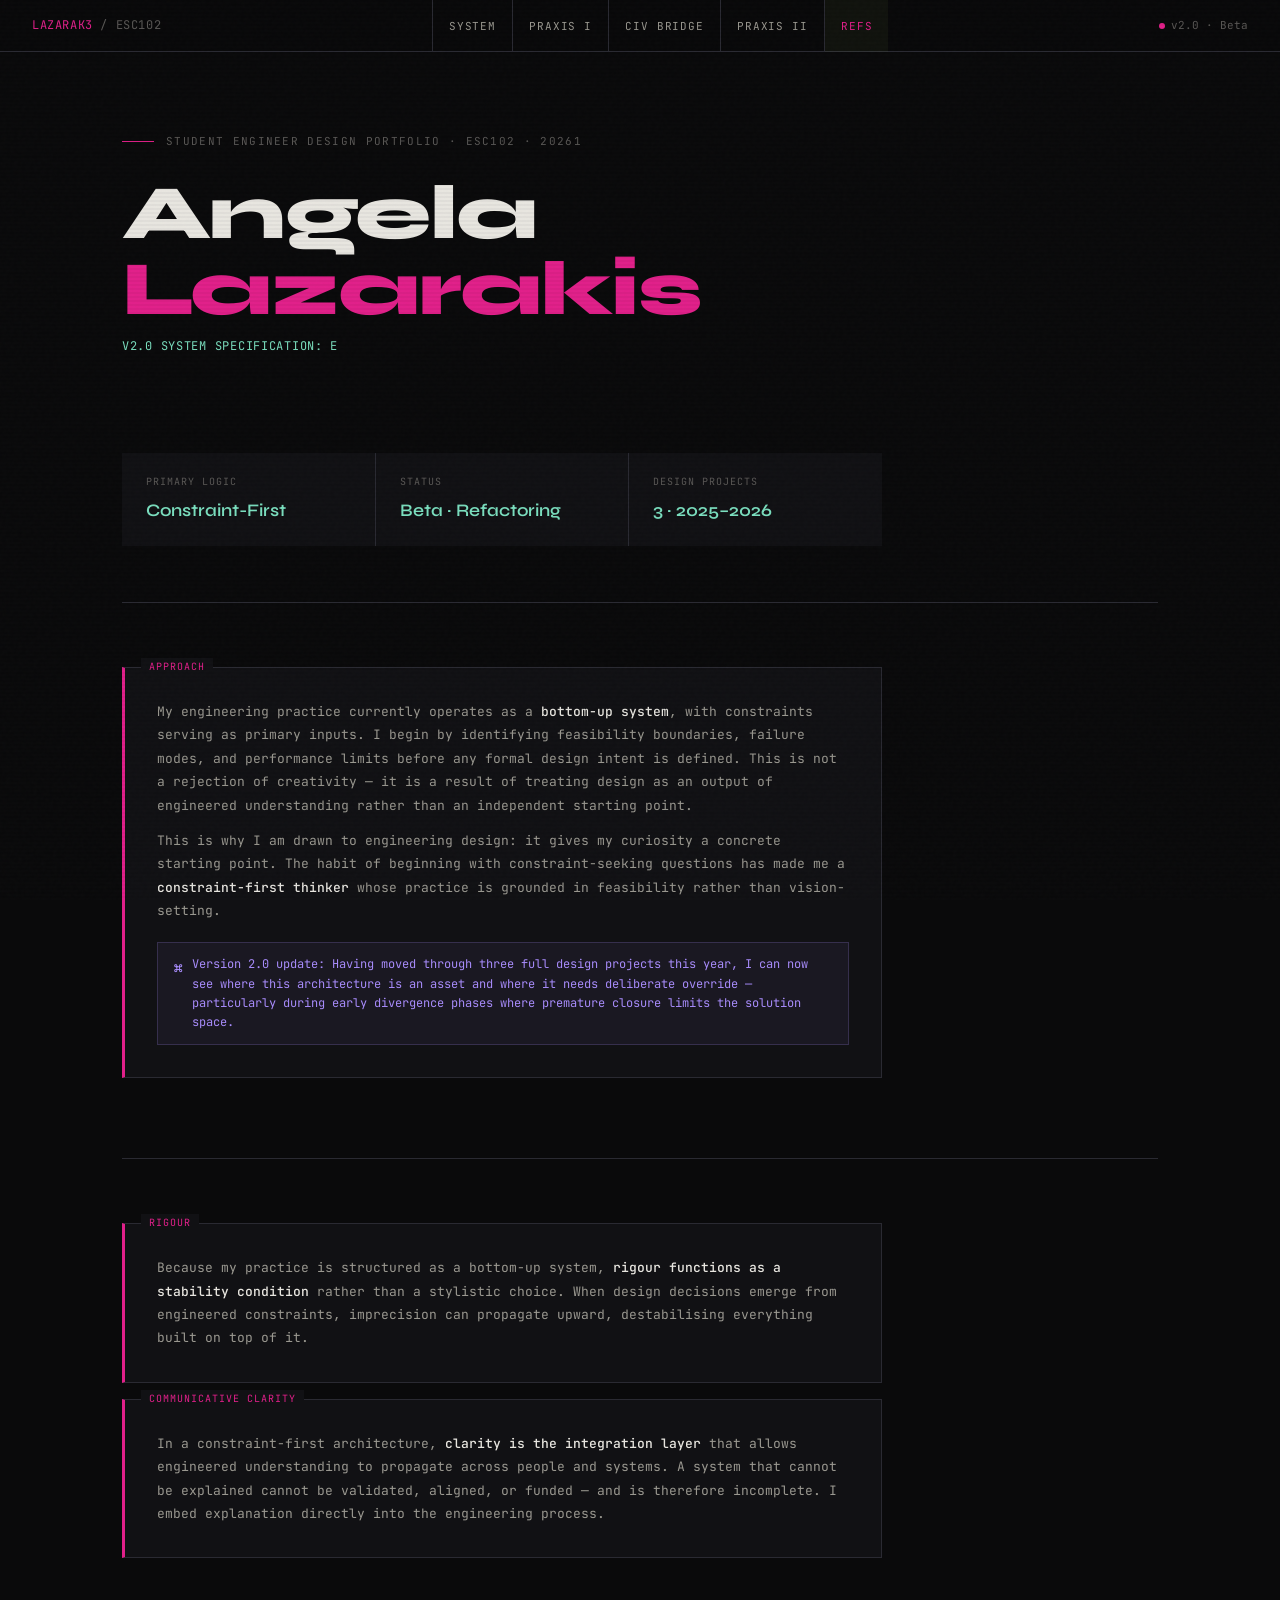
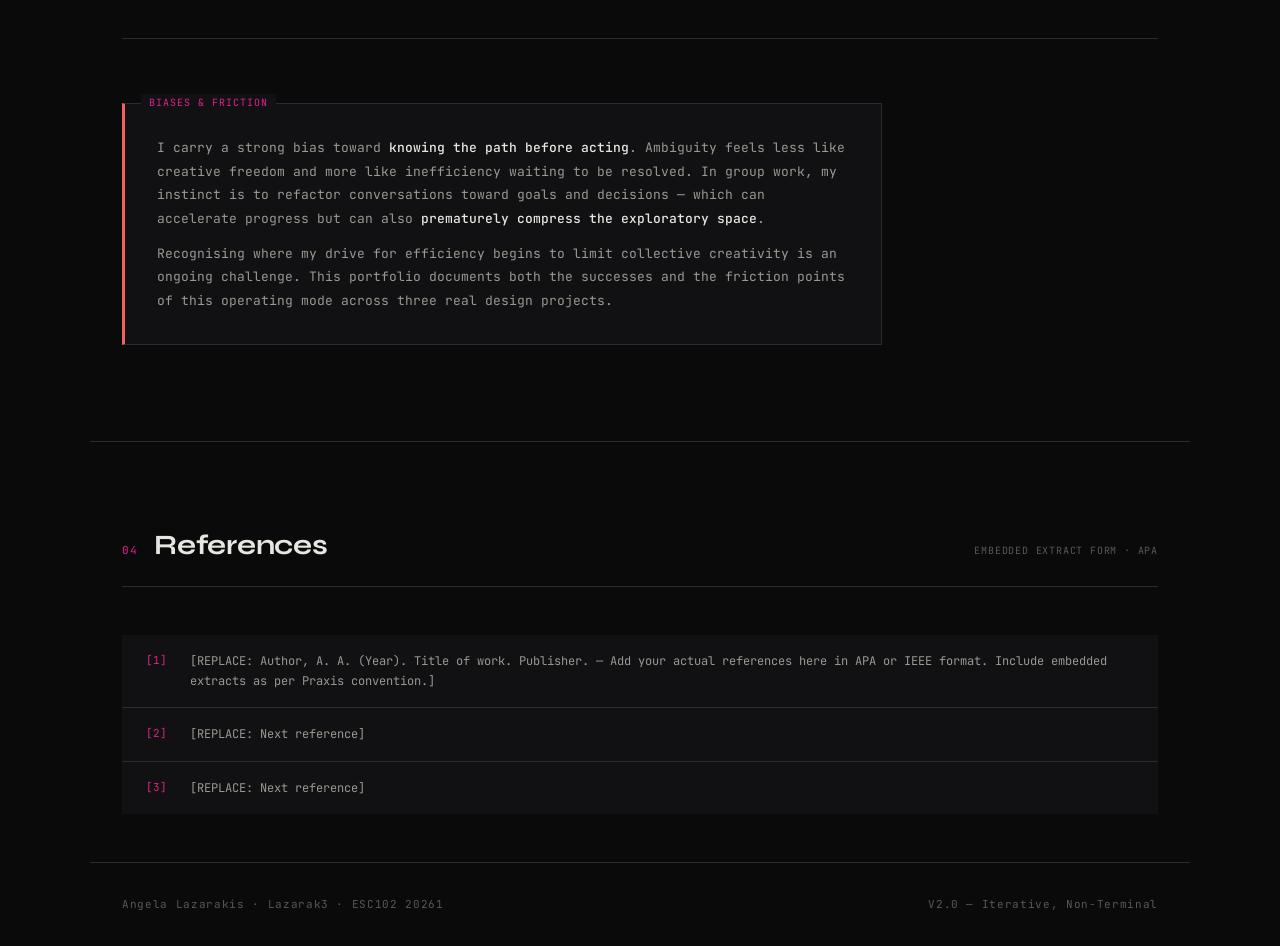
<file: index.html>
<!DOCTYPE html>
<html lang="en">
<head>
  <meta charset="UTF-8">
  <meta name="viewport" content="width=device-width, initial-scale=1.0">
  <title>Angela Lazarakis — Engineer Design Portfolio</title>
  <link rel="stylesheet" href="css/style.css">
</head>
<body>

<!-- NAV -->
<nav>
  <a href="index.html" class="nav-id">LAZARAK3 <span>/ ESC102</span></a>
  <ul class="nav-links">
    <a href="index.html">System</a>
    <a href="praxis1.html">Praxis I</a>
    <a href="civ102.html">CIV Bridge</a>
    <a href="praxis2.html">Praxis II</a>
    <a href="#references">Refs</a>
  </ul>
  <div class="nav-status">
    <span class="status-dot"></span>
    v2.0 · Beta
  </div>
</nav>

<main>

<!-- ═══════════════════════════════════════════
     SECTION 0 — SYSTEM SPEC / POSITION
═══════════════════════════════════════════ -->
<div class="hero" id="home">

  <div class="hero-eyebrow fade-up">Student Engineer Design Portfolio · ESC102 · 20261</div>

  <h1 class="hero-title fade-up">
    Angela<br><span class="accent">Lazarakis</span>
  </h1>

  <div class="hero-version fade-up" id="typewriter"
       data-text="V2.0 SYSTEM SPECIFICATION: Engineering Design — Iterative, Non-Terminal"></div>

  <div class="hero-grid fade-up">
    <div class="hero-stat">
      <div class="hero-stat-label">Primary logic</div>
      <div class="hero-stat-value">Constraint-First</div>
    </div>
    <div class="hero-stat">
      <div class="hero-stat-label">Status</div>
      <div class="hero-stat-value">Beta · Refactoring</div>
    </div>
    <div class="hero-stat">
      <div class="hero-stat-label">Design projects</div>
      <div class="hero-stat-value">3 · 2025–2026</div>
    </div>
  </div>

  <hr class="sys-divider" data-label="1.0 system architecture" style="margin-top:3.5rem;">

  <div class="spec-block fade-up" data-label="Approach">
    <p>
      My engineering practice currently operates as a <strong>bottom-up system</strong>, with constraints serving as primary inputs. I begin by identifying feasibility boundaries, failure modes, and performance limits before any formal design intent is defined. This is not a rejection of creativity — it is a result of treating design as an output of engineered understanding rather than an independent starting point.
    </p>
    <p>
      This is why I am drawn to engineering design: it gives my curiosity a concrete starting point. The habit of beginning with constraint-seeking questions has made me a <strong>constraint-first thinker</strong> whose practice is grounded in feasibility rather than vision-setting.
    </p>
    <div class="position-callout">
      Version 2.0 update: Having moved through three full design projects this year, I can now see where this architecture is an asset and where it needs deliberate override — particularly during early divergence phases where premature closure limits the solution space.
    </div>
  </div>

  <hr class="sys-divider" data-label="2.0 operating values">

  <div class="spec-block fade-up" data-label="Rigour">
    <p>
      Because my practice is structured as a bottom-up system, <strong>rigour functions as a stability condition</strong> rather than a stylistic choice. When design decisions emerge from engineered constraints, imprecision can propagate upward, destabilising everything built on top of it.
    </p>
  </div>

  <div class="spec-block fade-up" data-label="Communicative Clarity">
    <p>
      In a constraint-first architecture, <strong>clarity is the integration layer</strong> that allows engineered understanding to propagate across people and systems. A system that cannot be explained cannot be validated, aligned, or funded — and is therefore incomplete. I embed explanation directly into the engineering process.
    </p>
  </div>

  <hr class="sys-divider" data-label="3.0 known constraints">

  <div class="spec-block fade-up" data-label="Biases &amp; Friction" style="border-left-color: var(--accent3);">
    <p>
      I carry a strong bias toward <strong>knowing the path before acting</strong>. Ambiguity feels less like creative freedom and more like inefficiency waiting to be resolved. In group work, my instinct is to refactor conversations toward goals and decisions — which can accelerate progress but can also <strong>prematurely compress the exploratory space</strong>.
    </p>
    <p>
      Recognising where my drive for efficiency begins to limit collective creativity is an ongoing challenge. This portfolio documents both the successes and the friction points of this operating mode across three real design projects.
    </p>
  </div>

</div><!-- /hero -->


<!-- ═══════════════════════════════════════════
     REFERENCES
═══════════════════════════════════════════ -->
<section id="references" style="border-top: 1px solid var(--border); min-height: auto; padding-bottom: 3rem;">

  <div class="section-header">
    <span class="section-num">04</span>
    <h2 class="section-title">References</h2>
    <span class="section-tag">Embedded extract form · APA</span>
  </div>

  <ul class="ref-list">
    <li class="ref-item">
      <span class="ref-num">[1]</span>
      <span>[REPLACE: Author, A. A. (Year). Title of work. Publisher. — Add your actual references here in APA or IEEE format. Include embedded extracts as per Praxis convention.]</span>
    </li>
    <li class="ref-item">
      <span class="ref-num">[2]</span>
      <span>[REPLACE: Next reference]</span>
    </li>
    <li class="ref-item">
      <span class="ref-num">[3]</span>
      <span>[REPLACE: Next reference]</span>
    </li>
  </ul>

</section>

</main>

<footer>
  <span>Angela Lazarakis · Lazarak3 · ESC102 20261</span>
  <span>V2.0 — Iterative, Non-Terminal</span>
</footer>

<script src="js/main.js"></script>
</body>
</html>
</file>
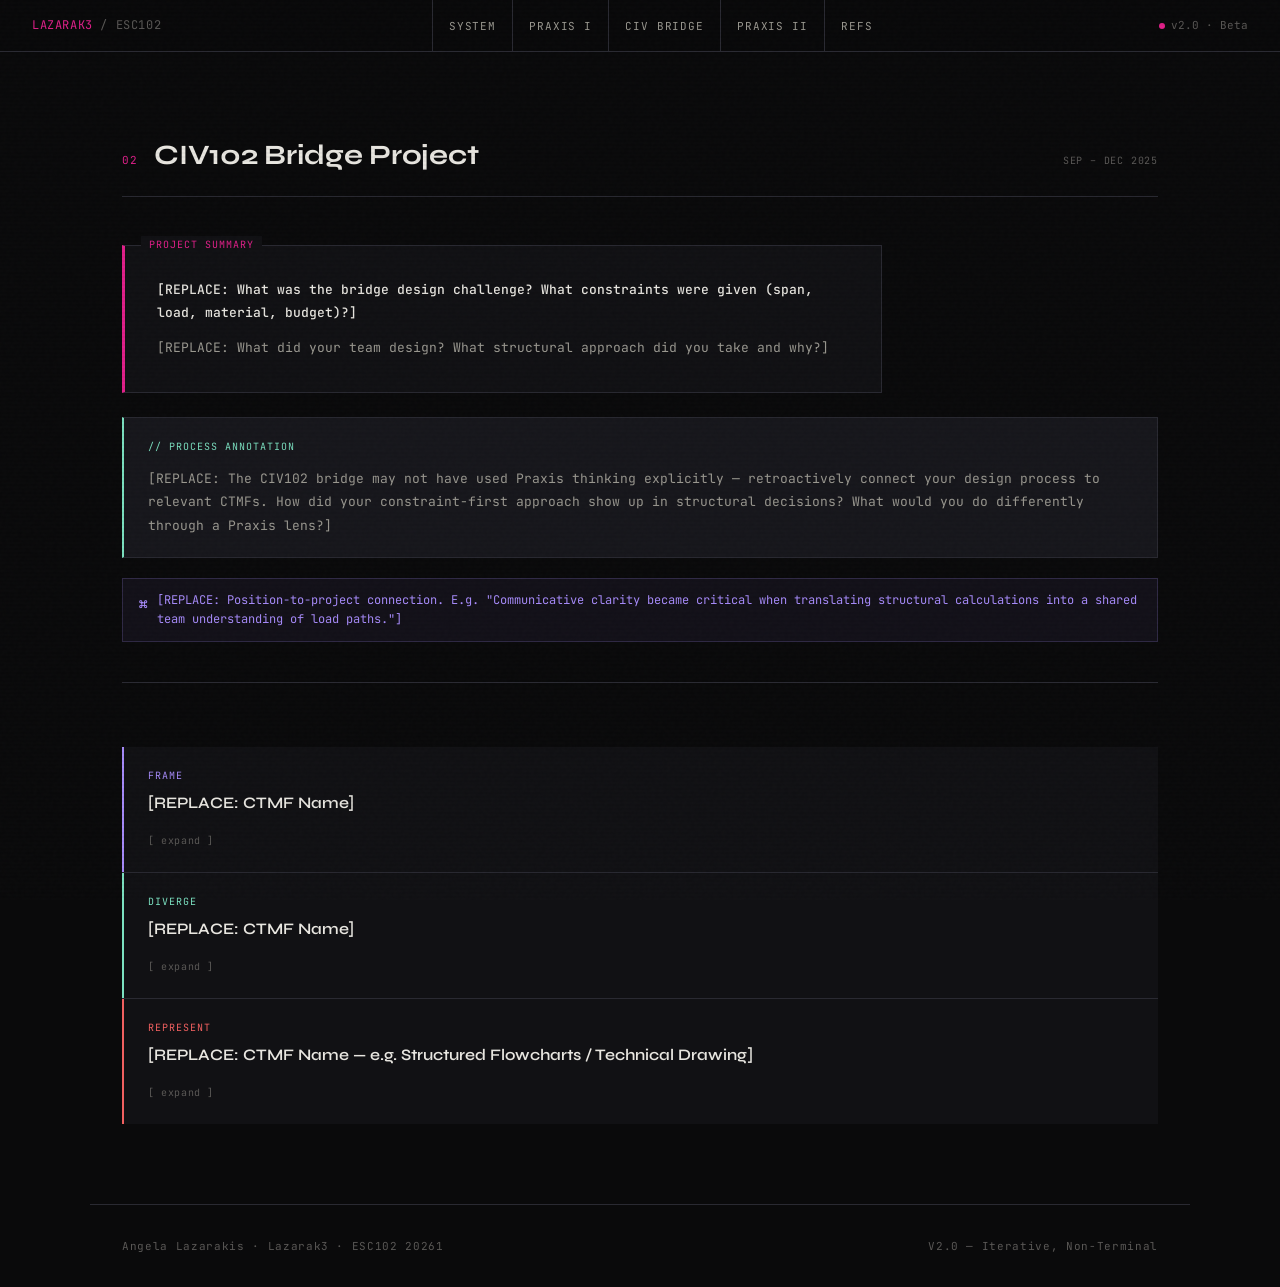
<file: civ102.html>
<!DOCTYPE html>
<html lang="en">
<head>
  <meta charset="UTF-8">
  <meta name="viewport" content="width=device-width, initial-scale=1.0">
  <title>CIV Bridge — Angela Lazarakis</title>
  <link rel="stylesheet" href="css/style.css">
</head>
<body>

<!-- NAV -->
<nav>
  <a href="index.html" class="nav-id">LAZARAK3 <span>/ ESC102</span></a>
  <ul class="nav-links">
    <a href="index.html">System</a>
    <a href="praxis1.html">Praxis I</a>
    <a href="civ102.html" class="active">CIV Bridge</a>
    <a href="praxis2.html">Praxis II</a>
    <a href="index.html#references">Refs</a>
  </ul>
  <div class="nav-status">
    <span class="status-dot"></span>
    v2.0 · Beta
  </div>
</nav>

<main>

<section id="civ102">

  <div class="section-header">
    <span class="section-num">02</span>
    <h2 class="section-title">CIV102 Bridge Project</h2>
    <span class="section-tag">Sep – Dec 2025</span>
  </div>

  <div class="spec-block" data-label="Project Summary">
    <p>
      <strong>[REPLACE: What was the bridge design challenge? What constraints were given (span, load, material, budget)?]</strong>
    </p>
    <p>
      [REPLACE: What did your team design? What structural approach did you take and why?]
    </p>
  </div>

  <div class="annotation">
    <div class="annotation-label">// Process Annotation</div>
    <p>[REPLACE: The CIV102 bridge may not have used Praxis thinking explicitly — retroactively connect your design process to relevant CTMFs. How did your constraint-first approach show up in structural decisions? What would you do differently through a Praxis lens?]</p>
  </div>

  <div class="position-callout">
    [REPLACE: Position-to-project connection. E.g. "Communicative clarity became critical when translating structural calculations into a shared team understanding of load paths."]
  </div>

  <hr class="sys-divider" data-label="CTMFs · CIV102" style="margin-top:2.5rem;">

  <div class="ctmf-grid">

    <div class="ctmf-card frame">
      <div class="ctmf-strand">Frame</div>
      <div class="ctmf-name">[REPLACE: CTMF Name]</div>
      <button class="ctmf-toggle">[ expand ]</button>
      <div class="ctmf-body">
        <div class="ctmf-row">
          <span class="ctmf-row-label">What it is</span>
          <span class="ctmf-row-val">[REPLACE]</span>
        </div>
        <div class="ctmf-row">
          <span class="ctmf-row-label">Evidence</span>
          <span class="ctmf-row-val">[REPLACE]</span>
        </div>
        <div class="ctmf-row">
          <span class="ctmf-row-label">Assessment</span>
          <span class="ctmf-row-val">[REPLACE]</span>
        </div>
      </div>
    </div>

    <div class="ctmf-card diverge">
      <div class="ctmf-strand">Diverge</div>
      <div class="ctmf-name">[REPLACE: CTMF Name]</div>
      <button class="ctmf-toggle">[ expand ]</button>
      <div class="ctmf-body">
        <div class="ctmf-row">
          <span class="ctmf-row-label">What it is</span>
          <span class="ctmf-row-val">[REPLACE]</span>
        </div>
        <div class="ctmf-row">
          <span class="ctmf-row-label">Evidence</span>
          <span class="ctmf-row-val">[REPLACE]</span>
        </div>
        <div class="ctmf-row">
          <span class="ctmf-row-label">Assessment</span>
          <span class="ctmf-row-val">[REPLACE]</span>
        </div>
      </div>
    </div>

    <div class="ctmf-card represent">
      <div class="ctmf-strand">Represent</div>
      <div class="ctmf-name">[REPLACE: CTMF Name — e.g. Structured Flowcharts / Technical Drawing]</div>
      <button class="ctmf-toggle">[ expand ]</button>
      <div class="ctmf-body">
        <div class="ctmf-row">
          <span class="ctmf-row-label">What it is</span>
          <span class="ctmf-row-val">[REPLACE]</span>
        </div>
        <div class="ctmf-row">
          <span class="ctmf-row-label">Evidence</span>
          <span class="ctmf-row-val">[REPLACE]</span>
        </div>
        <div class="ctmf-row">
          <span class="ctmf-row-label">Assessment</span>
          <span class="ctmf-row-val">[REPLACE]</span>
        </div>
      </div>
    </div>

  </div>

</section>

</main>

<footer>
  <span>Angela Lazarakis · Lazarak3 · ESC102 20261</span>
  <span>V2.0 — Iterative, Non-Terminal</span>
</footer>

<script src="js/main.js"></script>
</body>
</html>
</file>
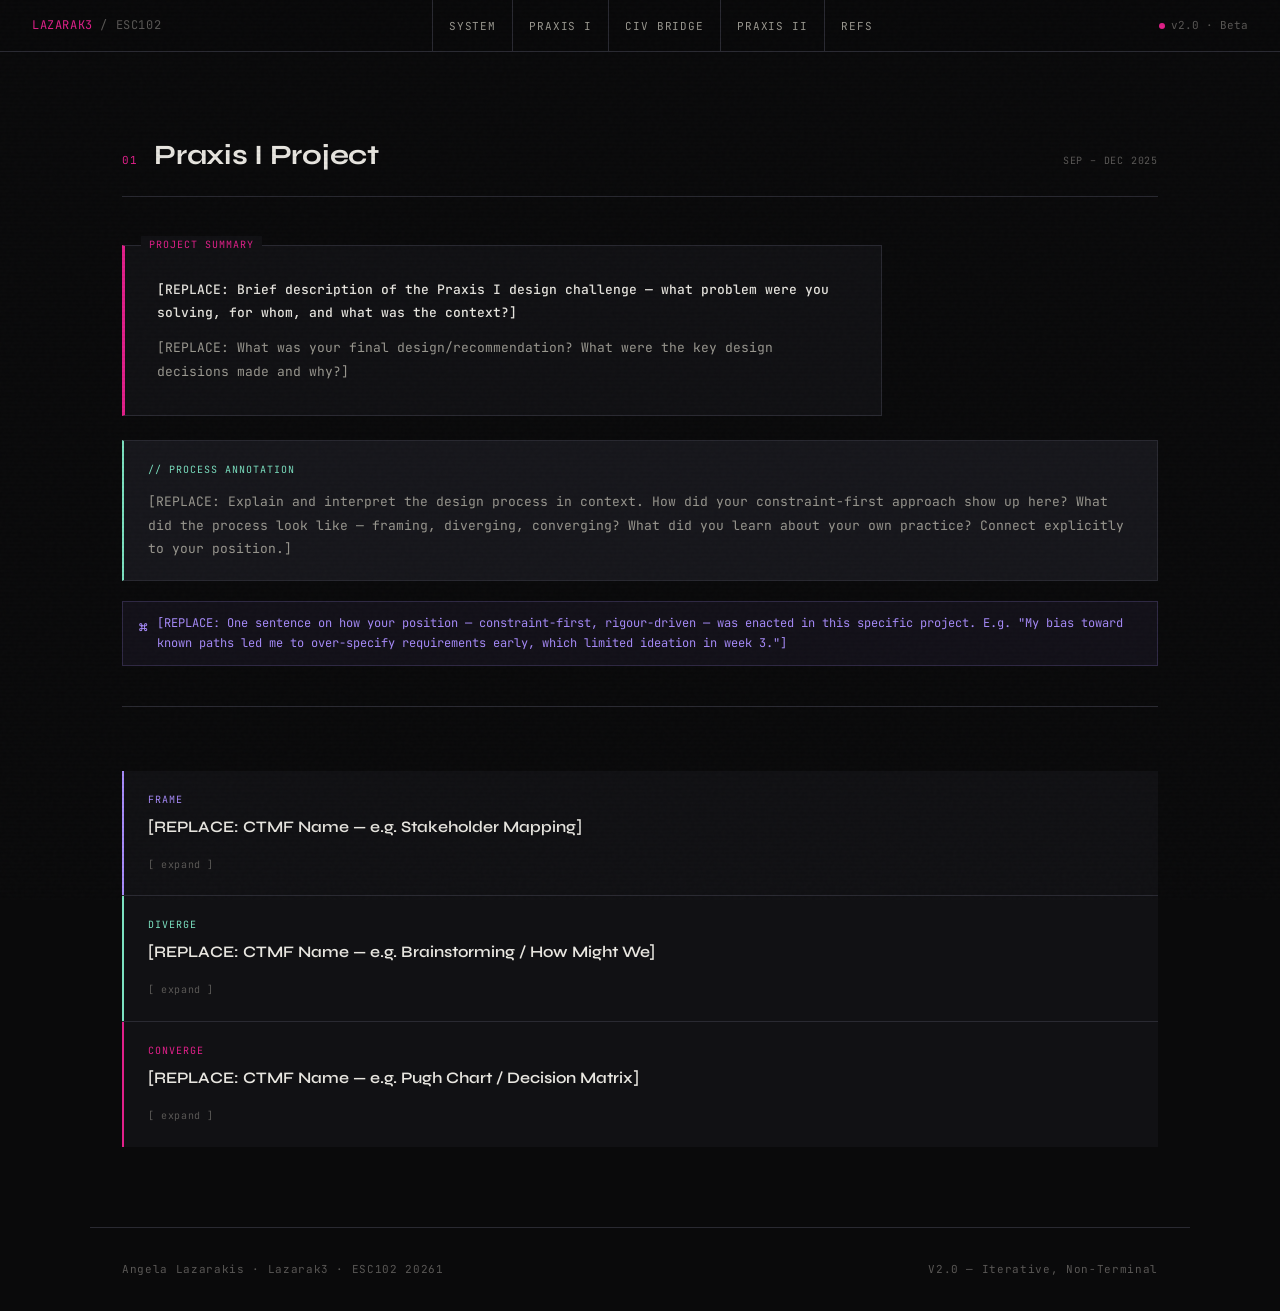
<file: praxis1.html>
<!DOCTYPE html>
<html lang="en">
<head>
  <meta charset="UTF-8">
  <meta name="viewport" content="width=device-width, initial-scale=1.0">
  <title>Praxis I — Angela Lazarakis</title>
  <link rel="stylesheet" href="css/style.css">
</head>
<body>

<!-- NAV -->
<nav>
  <a href="index.html" class="nav-id">LAZARAK3 <span>/ ESC102</span></a>
  <ul class="nav-links">
    <a href="index.html">System</a>
    <a href="praxis1.html" class="active">Praxis I</a>
    <a href="civ102.html">CIV Bridge</a>
    <a href="praxis2.html">Praxis II</a>
    <a href="index.html#references">Refs</a>
  </ul>
  <div class="nav-status">
    <span class="status-dot"></span>
    v2.0 · Beta
  </div>
</nav>

<main>

<section id="praxis1">

  <div class="section-header">
    <span class="section-num">01</span>
    <h2 class="section-title">Praxis I Project</h2>
    <span class="section-tag">Sep – Dec 2025</span>
  </div>

  <!-- ONE-PAGER SUMMARY -->
  <div class="spec-block" data-label="Project Summary">
    <p>
      <strong>[REPLACE: Brief description of the Praxis I design challenge — what problem were you solving, for whom, and what was the context?]</strong>
    </p>
    <p>
      [REPLACE: What was your final design/recommendation? What were the key design decisions made and why?]
    </p>
  </div>

  <!-- ANNOTATION -->
  <div class="annotation">
    <div class="annotation-label">// Process Annotation</div>
    <p>[REPLACE: Explain and interpret the design process in context. How did your constraint-first approach show up here? What did the process look like — framing, diverging, converging? What did you learn about your own practice? Connect explicitly to your position.]</p>
  </div>

  <div class="position-callout">
    [REPLACE: One sentence on how your position — constraint-first, rigour-driven — was enacted in this specific project. E.g. "My bias toward known paths led me to over-specify requirements early, which limited ideation in week 3."]
  </div>

  <!-- CTMFs -->
  <hr class="sys-divider" data-label="CTMFs · Praxis I" style="margin-top:2.5rem;">

  <div class="ctmf-grid">

    <div class="ctmf-card frame">
      <div class="ctmf-strand">Frame</div>
      <div class="ctmf-name">[REPLACE: CTMF Name — e.g. Stakeholder Mapping]</div>
      <button class="ctmf-toggle">[ expand ]</button>
      <div class="ctmf-body">
        <div class="ctmf-row">
          <span class="ctmf-row-label">What it is</span>
          <span class="ctmf-row-val">[REPLACE: Brief explanation of the CTMF — enough to remind future-you what it is and how it works.]</span>
        </div>
        <div class="ctmf-row">
          <span class="ctmf-row-label">Evidence</span>
          <span class="ctmf-row-val">[REPLACE: How did you use this in Praxis I? Reference a specific moment, artefact, or decision.]</span>
        </div>
        <div class="ctmf-row">
          <span class="ctmf-row-label">Assessment</span>
          <span class="ctmf-row-val">[REPLACE: Was it useful? When should you use it — or avoid it? What did you gain?]</span>
        </div>
      </div>
    </div>

    <div class="ctmf-card diverge">
      <div class="ctmf-strand">Diverge</div>
      <div class="ctmf-name">[REPLACE: CTMF Name — e.g. Brainstorming / How Might We]</div>
      <button class="ctmf-toggle">[ expand ]</button>
      <div class="ctmf-body">
        <div class="ctmf-row">
          <span class="ctmf-row-label">What it is</span>
          <span class="ctmf-row-val">[REPLACE]</span>
        </div>
        <div class="ctmf-row">
          <span class="ctmf-row-label">Evidence</span>
          <span class="ctmf-row-val">[REPLACE]</span>
        </div>
        <div class="ctmf-row">
          <span class="ctmf-row-label">Assessment</span>
          <span class="ctmf-row-val">[REPLACE]</span>
        </div>
      </div>
    </div>

    <div class="ctmf-card converge">
      <div class="ctmf-strand">Converge</div>
      <div class="ctmf-name">[REPLACE: CTMF Name — e.g. Pugh Chart / Decision Matrix]</div>
      <button class="ctmf-toggle">[ expand ]</button>
      <div class="ctmf-body">
        <div class="ctmf-row">
          <span class="ctmf-row-label">What it is</span>
          <span class="ctmf-row-val">[REPLACE]</span>
        </div>
        <div class="ctmf-row">
          <span class="ctmf-row-label">Evidence</span>
          <span class="ctmf-row-val">[REPLACE]</span>
        </div>
        <div class="ctmf-row">
          <span class="ctmf-row-label">Assessment</span>
          <span class="ctmf-row-val">[REPLACE]</span>
        </div>
      </div>
    </div>

  </div><!-- /ctmf-grid -->

</section>

</main>

<footer>
  <span>Angela Lazarakis · Lazarak3 · ESC102 20261</span>
  <span>V2.0 — Iterative, Non-Terminal</span>
</footer>

<script src="js/main.js"></script>
</body>
</html>
</file>
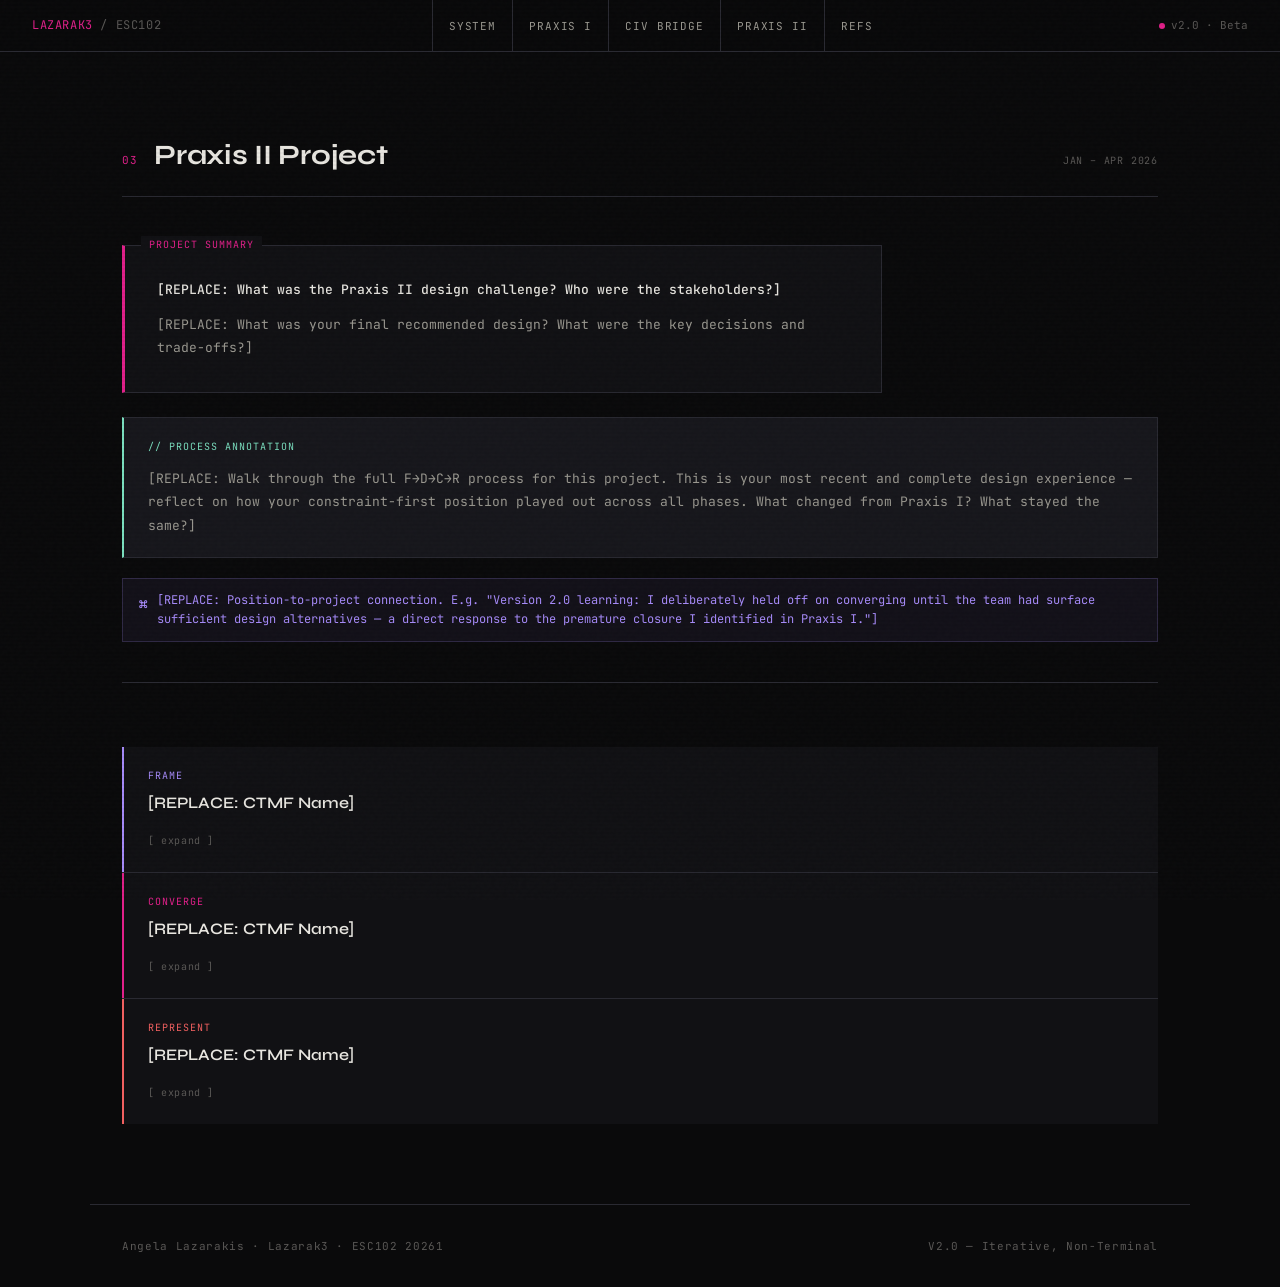
<file: praxis2.html>
<!DOCTYPE html>
<html lang="en">
<head>
  <meta charset="UTF-8">
  <meta name="viewport" content="width=device-width, initial-scale=1.0">
  <title>Praxis II — Angela Lazarakis</title>
  <link rel="stylesheet" href="css/style.css">
</head>
<body>

<!-- NAV -->
<nav>
  <a href="index.html" class="nav-id">LAZARAK3 <span>/ ESC102</span></a>
  <ul class="nav-links">
    <a href="index.html">System</a>
    <a href="praxis1.html">Praxis I</a>
    <a href="civ102.html">CIV Bridge</a>
    <a href="praxis2.html" class="active">Praxis II</a>
    <a href="index.html#references">Refs</a>
  </ul>
  <div class="nav-status">
    <span class="status-dot"></span>
    v2.0 · Beta
  </div>
</nav>

<main>

<section id="praxis2">

  <div class="section-header">
    <span class="section-num">03</span>
    <h2 class="section-title">Praxis II Project</h2>
    <span class="section-tag">Jan – Apr 2026</span>
  </div>

  <div class="spec-block" data-label="Project Summary">
    <p>
      <strong>[REPLACE: What was the Praxis II design challenge? Who were the stakeholders?]</strong>
    </p>
    <p>
      [REPLACE: What was your final recommended design? What were the key decisions and trade-offs?]
    </p>
  </div>

  <div class="annotation">
    <div class="annotation-label">// Process Annotation</div>
    <p>[REPLACE: Walk through the full F→D→C→R process for this project. This is your most recent and complete design experience — reflect on how your constraint-first position played out across all phases. What changed from Praxis I? What stayed the same?]</p>
  </div>

  <div class="position-callout">
    [REPLACE: Position-to-project connection. E.g. "Version 2.0 learning: I deliberately held off on converging until the team had surface sufficient design alternatives — a direct response to the premature closure I identified in Praxis I."]
  </div>

  <hr class="sys-divider" data-label="CTMFs · Praxis II" style="margin-top:2.5rem;">

  <div class="ctmf-grid">

    <div class="ctmf-card frame">
      <div class="ctmf-strand">Frame</div>
      <div class="ctmf-name">[REPLACE: CTMF Name]</div>
      <button class="ctmf-toggle">[ expand ]</button>
      <div class="ctmf-body">
        <div class="ctmf-row">
          <span class="ctmf-row-label">What it is</span>
          <span class="ctmf-row-val">[REPLACE]</span>
        </div>
        <div class="ctmf-row">
          <span class="ctmf-row-label">Evidence</span>
          <span class="ctmf-row-val">[REPLACE]</span>
        </div>
        <div class="ctmf-row">
          <span class="ctmf-row-label">Assessment</span>
          <span class="ctmf-row-val">[REPLACE]</span>
        </div>
      </div>
    </div>

    <div class="ctmf-card converge">
      <div class="ctmf-strand">Converge</div>
      <div class="ctmf-name">[REPLACE: CTMF Name]</div>
      <button class="ctmf-toggle">[ expand ]</button>
      <div class="ctmf-body">
        <div class="ctmf-row">
          <span class="ctmf-row-label">What it is</span>
          <span class="ctmf-row-val">[REPLACE]</span>
        </div>
        <div class="ctmf-row">
          <span class="ctmf-row-label">Evidence</span>
          <span class="ctmf-row-val">[REPLACE]</span>
        </div>
        <div class="ctmf-row">
          <span class="ctmf-row-label">Assessment</span>
          <span class="ctmf-row-val">[REPLACE]</span>
        </div>
      </div>
    </div>

    <div class="ctmf-card represent">
      <div class="ctmf-strand">Represent</div>
      <div class="ctmf-name">[REPLACE: CTMF Name]</div>
      <button class="ctmf-toggle">[ expand ]</button>
      <div class="ctmf-body">
        <div class="ctmf-row">
          <span class="ctmf-row-label">What it is</span>
          <span class="ctmf-row-val">[REPLACE]</span>
        </div>
        <div class="ctmf-row">
          <span class="ctmf-row-label">Evidence</span>
          <span class="ctmf-row-val">[REPLACE]</span>
        </div>
        <div class="ctmf-row">
          <span class="ctmf-row-label">Assessment</span>
          <span class="ctmf-row-val">[REPLACE]</span>
        </div>
      </div>
    </div>

  </div>

</section>

</main>

<footer>
  <span>Angela Lazarakis · Lazarak3 · ESC102 20261</span>
  <span>V2.0 — Iterative, Non-Terminal</span>
</footer>

<script src="js/main.js"></script>
</body>
</html>
</file>
<file: css/style.css>
@import url('https://fonts.googleapis.com/css2?family=JetBrains+Mono:ital,wght@0,300;0,400;0,500;0,700;1,300&family=Syne:wght@400;500;600;700;800&display=swap');

:root {
  --bg:        #0a0a0b;
  --bg2:       #111114;
  --bg3:       #17171c;
  --border:    #2a2a32;
  --border2:   #3a3a45;
  --text:      #e8e6e0;
  --text2:     #9a9890;
  --text3:     #5a5856;
  --accent:    #e1208a;
  --accent2:   #7be0c0;
  --accent3:   #f06060;
  --purple:    #a78bfa;
  --mono:      'JetBrains Mono', monospace;
  --display:   'Syne', sans-serif;
}

*, *::before, *::after { box-sizing: border-box; margin: 0; padding: 0; }

html { scroll-behavior: smooth; }

body {
  background: var(--bg);
  color: var(--text);
  font-family: var(--mono);
  font-size: 14px;
  line-height: 1.7;
  min-height: 100vh;
  overflow-x: hidden;
}

/* SCANLINE OVERLAY */
body::before {
  content: '';
  position: fixed;
  inset: 0;
  background: repeating-linear-gradient(
    0deg,
    transparent,
    transparent 2px,
    rgba(0,0,0,0.03) 2px,
    rgba(0,0,0,0.03) 4px
  );
  pointer-events: none;
  z-index: 1000;
}

/* NOISE TEXTURE */
body::after {
  content: '';
  position: fixed;
  inset: 0;
  opacity: 0.018;
  background-image: url("data:image/svg+xml,%3Csvg viewBox='0 0 256 256' xmlns='http://www.w3.org/2000/svg'%3E%3Cfilter id='noise'%3E%3CfeTurbulence type='fractalNoise' baseFrequency='0.9' numOctaves='4' stitchTiles='stitch'/%3E%3C/filter%3E%3Crect width='100%25' height='100%25' filter='url(%23noise)'/%3E%3C/svg%3E");
  pointer-events: none;
  z-index: 999;
}

/* NAV */
nav {
  position: fixed;
  top: 0; left: 0; right: 0;
  z-index: 100;
  background: rgba(10,10,11,0.92);
  backdrop-filter: blur(12px);
  border-bottom: 1px solid var(--border);
  padding: 0 2rem;
  height: 52px;
  display: flex;
  align-items: center;
  justify-content: space-between;
}

.nav-id {
  font-family: var(--mono);
  font-size: 12px;
  color: var(--accent);
  letter-spacing: 0.05em;
  text-decoration: none;
}

.nav-id span { color: var(--text3); }

.nav-links {
  display: flex;
  gap: 0;
  list-style: none;
}

.nav-links a {
  display: block;
  padding: 0 1rem;
  height: 52px;
  line-height: 52px;
  font-size: 11px;
  letter-spacing: 0.08em;
  text-transform: uppercase;
  color: var(--text2);
  text-decoration: none;
  border-left: 1px solid var(--border);
  transition: color 0.15s, background 0.15s;
}

.nav-links a:hover, .nav-links a.active {
  color: var(--accent);
  background: rgba(200,240,96,0.04);
}

.nav-status {
  font-size: 11px;
  color: var(--text3);
  display: flex;
  align-items: center;
  gap: 6px;
}

.status-dot {
  width: 6px; height: 6px;
  border-radius: 50%;
  background: var(--accent);
  animation: pulse 2s ease-in-out infinite;
}

@keyframes pulse {
  0%, 100% { opacity: 1; }
  50% { opacity: 0.3; }
}

/* MAIN LAYOUT */
main { padding-top: 52px; }

/* SECTIONS */
section {
  min-height: 100vh;
  padding: 80px 2rem;
  max-width: 1100px;
  margin: 0 auto;
}

/* HERO / HOMEPAGE */
.hero {
  min-height: calc(100vh - 52px);
  display: flex;
  flex-direction: column;
  justify-content: center;
  padding: 80px 2rem;
  max-width: 1100px;
  margin: 0 auto;
  position: relative;
}

.hero-eyebrow {
  font-size: 11px;
  color: var(--text3);
  letter-spacing: 0.12em;
  text-transform: uppercase;
  margin-bottom: 1.5rem;
  display: flex;
  align-items: center;
  gap: 12px;
}

.hero-eyebrow::before {
  content: '';
  display: block;
  width: 32px;
  height: 1px;
  background: var(--accent);
}

.hero-title {
  font-family: var(--display);
  font-size: clamp(2.5rem, 6vw, 5rem);
  font-weight: 800;
  line-height: 1.0;
  letter-spacing: -0.02em;
  margin-bottom: 0.5rem;
  color: var(--text);
}

.hero-title .accent { color: var(--accent); }

.hero-version {
  font-family: var(--mono);
  font-size: 12px;
  color: var(--accent2);
  margin-bottom: 3rem;
  letter-spacing: 0.06em;
}

.spec-block {
  background: var(--bg2);
  border: 1px solid var(--border);
  border-left: 3px solid var(--accent);
  padding: 2rem;
  margin-bottom: 1rem;
  position: relative;
  max-width: 760px;
}

.spec-block::before {
  content: attr(data-label);
  position: absolute;
  top: -10px;
  left: 16px;
  background: var(--bg2);
  padding: 0 8px;
  font-size: 10px;
  letter-spacing: 0.1em;
  text-transform: uppercase;
  color: var(--accent);
}

.spec-block p {
  color: var(--text2);
  line-height: 1.8;
  font-size: 13px;
}

.spec-block p + p { margin-top: 0.75rem; }

.spec-block strong {
  color: var(--text);
  font-weight: 500;
}

.hero-grid {
  display: grid;
  grid-template-columns: repeat(3, 1fr);
  gap: 1px;
  background: var(--border);
  margin-top: 3rem;
  max-width: 760px;
}

.hero-stat {
  background: var(--bg2);
  padding: 1.25rem 1.5rem;
}

.hero-stat-label {
  font-size: 10px;
  letter-spacing: 0.1em;
  text-transform: uppercase;
  color: var(--text3);
  margin-bottom: 0.4rem;
}

.hero-stat-value {
  font-family: var(--display);
  font-size: 1.1rem;
  font-weight: 600;
  color: var(--accent2);
}

/* SECTION HEADERS */
.section-header {
  display: flex;
  align-items: baseline;
  gap: 1rem;
  margin-bottom: 3rem;
  padding-bottom: 1rem;
  border-bottom: 1px solid var(--border);
}

.section-num {
  font-size: 11px;
  color: var(--accent);
  letter-spacing: 0.1em;
}

.section-title {
  font-family: var(--display);
  font-size: 1.75rem;
  font-weight: 700;
  color: var(--text);
  letter-spacing: -0.01em;
}

.section-tag {
  font-size: 10px;
  color: var(--text3);
  letter-spacing: 0.08em;
  text-transform: uppercase;
  margin-left: auto;
}

/* PROJECT CARD */
.project-card {
  background: var(--bg2);
  border: 1px solid var(--border);
  margin-bottom: 1px;
  transition: border-color 0.2s;
}

.project-card:hover { border-color: var(--border2); }

.project-card-header {
  display: grid;
  grid-template-columns: 48px 1fr auto;
  align-items: center;
  gap: 1.5rem;
  padding: 1.5rem 2rem;
  cursor: pointer;
  transition: background 0.15s;
}

.project-card-header:hover { background: rgba(255,255,255,0.015); }

.project-num {
  font-size: 28px;
  font-family: var(--display);
  font-weight: 800;
  color: var(--border2);
  line-height: 1;
}

.project-meta { }

.project-name {
  font-family: var(--display);
  font-size: 1.1rem;
  font-weight: 600;
  color: var(--text);
  margin-bottom: 0.2rem;
}

.project-subtitle {
  font-size: 11px;
  color: var(--text3);
  letter-spacing: 0.06em;
}

.project-tags {
  display: flex;
  gap: 6px;
  flex-wrap: wrap;
  justify-content: flex-end;
}

.tag {
  font-size: 10px;
  letter-spacing: 0.06em;
  text-transform: uppercase;
  padding: 3px 8px;
  border: 1px solid var(--border2);
  color: var(--text3);
}

.tag.frame   { border-color: var(--purple);  color: var(--purple); }
.tag.diverge { border-color: var(--accent2); color: var(--accent2); }
.tag.converge{ border-color: var(--accent);  color: var(--accent); }
.tag.represent{border-color: var(--accent3); color: var(--accent3); }

.project-body {
  padding: 0 2rem 2rem;
  display: none;
  border-top: 1px solid var(--border);
}

.project-body.open { display: block; }

.project-body-inner {
  display: grid;
  grid-template-columns: 1fr 1fr;
  gap: 2rem;
  padding-top: 2rem;
}

/* ANNOTATION */
.annotation {
  background: var(--bg3);
  border: 1px solid var(--border);
  border-left: 2px solid var(--accent2);
  padding: 1.25rem 1.5rem;
  margin-top: 1.5rem;
}

.annotation-label {
  font-size: 10px;
  letter-spacing: 0.1em;
  text-transform: uppercase;
  color: var(--accent2);
  margin-bottom: 0.75rem;
}

.annotation p {
  color: var(--text2);
  font-size: 13px;
  line-height: 1.8;
}

/* CTMF SECTION */
.ctmf-grid {
  display: flex;
  flex-direction: column;
  gap: 1px;
  background: var(--border);
  margin-top: 1.5rem;
}

.ctmf-card {
  background: var(--bg2);
  padding: 1.25rem 1.5rem;
  border-left: 2px solid transparent;
  transition: border-color 0.2s, background 0.2s;
}

.ctmf-card:hover { background: var(--bg3); }
.ctmf-card.frame    { border-left-color: var(--purple); }
.ctmf-card.diverge  { border-left-color: var(--accent2); }
.ctmf-card.converge { border-left-color: var(--accent); }
.ctmf-card.represent{ border-left-color: var(--accent3); }

.ctmf-strand {
  font-size: 10px;
  letter-spacing: 0.1em;
  text-transform: uppercase;
  margin-bottom: 0.3rem;
}

.ctmf-card.frame     .ctmf-strand { color: var(--purple); }
.ctmf-card.diverge   .ctmf-strand { color: var(--accent2); }
.ctmf-card.converge  .ctmf-strand { color: var(--accent); }
.ctmf-card.represent .ctmf-strand { color: var(--accent3); }

.ctmf-name {
  font-family: var(--display);
  font-size: 1rem;
  font-weight: 600;
  color: var(--text);
  margin-bottom: 0.75rem;
}

.ctmf-body {
  display: none;
  margin-top: 0.75rem;
}

.ctmf-body.open { display: block; }

.ctmf-row {
  display: grid;
  grid-template-columns: 80px 1fr;
  gap: 0.75rem 1rem;
  font-size: 12px;
  margin-top: 0.5rem;
  align-items: start;
}

.ctmf-row-label {
  color: var(--text3);
  letter-spacing: 0.06em;
  text-transform: uppercase;
  font-size: 10px;
  padding-top: 2px;
}

.ctmf-row-val { color: var(--text2); line-height: 1.7; }

.ctmf-toggle {
  font-size: 10px;
  color: var(--text3);
  cursor: pointer;
  letter-spacing: 0.06em;
  display: inline-flex;
  align-items: center;
  gap: 4px;
  transition: color 0.15s;
  background: none;
  border: none;
  font-family: var(--mono);
  padding: 0;
}

.ctmf-toggle:hover { color: var(--accent); }

/* POSITION THREAD CALLOUT */
.position-callout {
  display: inline-flex;
  align-items: flex-start;
  gap: 10px;
  background: rgba(167,139,250,0.06);
  border: 1px solid rgba(167,139,250,0.2);
  padding: 0.75rem 1rem;
  margin-top: 1.25rem;
  font-size: 12px;
  color: var(--purple);
  line-height: 1.6;
}

.position-callout::before {
  content: '⌘';
  flex-shrink: 0;
  font-size: 14px;
  margin-top: 1px;
}

/* REFERENCES */
.ref-list {
  list-style: none;
  display: flex;
  flex-direction: column;
  gap: 1px;
  background: var(--border);
}

.ref-item {
  background: var(--bg2);
  padding: 1rem 1.5rem;
  font-size: 12px;
  color: var(--text2);
  display: grid;
  grid-template-columns: 28px 1fr;
  gap: 1rem;
  align-items: start;
}

.ref-num {
  color: var(--accent);
  font-size: 11px;
}

/* DIVIDERS */
.sys-divider {
  border: none;
  border-top: 1px solid var(--border);
  margin: 4rem 0;
  position: relative;
}

.sys-divider::after {
  content: attr(data-label);
  position: absolute;
  top: -9px;
  left: 0;
  background: var(--bg);
  padding-right: 1rem;
  font-size: 10px;
  letter-spacing: 0.1em;
  text-transform: uppercase;
  color: var(--text3);
}

/* FOOTER */
footer {
  border-top: 1px solid var(--border);
  padding: 2rem;
  display: flex;
  justify-content: space-between;
  align-items: center;
  font-size: 11px;
  color: var(--text3);
  letter-spacing: 0.06em;
  max-width: 1100px;
  margin: 0 auto;
}

/* UTILITIES */
.mono { font-family: var(--mono); }
.dim  { color: var(--text3); }
.green { color: var(--accent); }
.teal  { color: var(--accent2); }
.red   { color: var(--accent3); }
.purple { color: var(--purple); }

/* ANIMATIONS */
@keyframes fadeUp {
  from { opacity: 0; transform: translateY(16px); }
  to   { opacity: 1; transform: translateY(0); }
}

.fade-up { animation: fadeUp 0.5s ease both; }
.fade-up:nth-child(2) { animation-delay: 0.1s; }
.fade-up:nth-child(3) { animation-delay: 0.2s; }
.fade-up:nth-child(4) { animation-delay: 0.3s; }
.fade-up:nth-child(5) { animation-delay: 0.4s; }

/* SCROLLBAR */
::-webkit-scrollbar { width: 4px; }
::-webkit-scrollbar-track { background: var(--bg); }
::-webkit-scrollbar-thumb { background: var(--border2); }

/* RESPONSIVE */
@media (max-width: 700px) {
  nav { padding: 0 1rem; }
  .nav-links a { padding: 0 0.6rem; font-size: 10px; }
  .nav-status { display: none; }
  section, .hero { padding: 60px 1.25rem; }
  .project-body-inner { grid-template-columns: 1fr; }
  .hero-grid { grid-template-columns: 1fr 1fr; }
  .hero-title { font-size: 2.2rem; }
}
</file>
